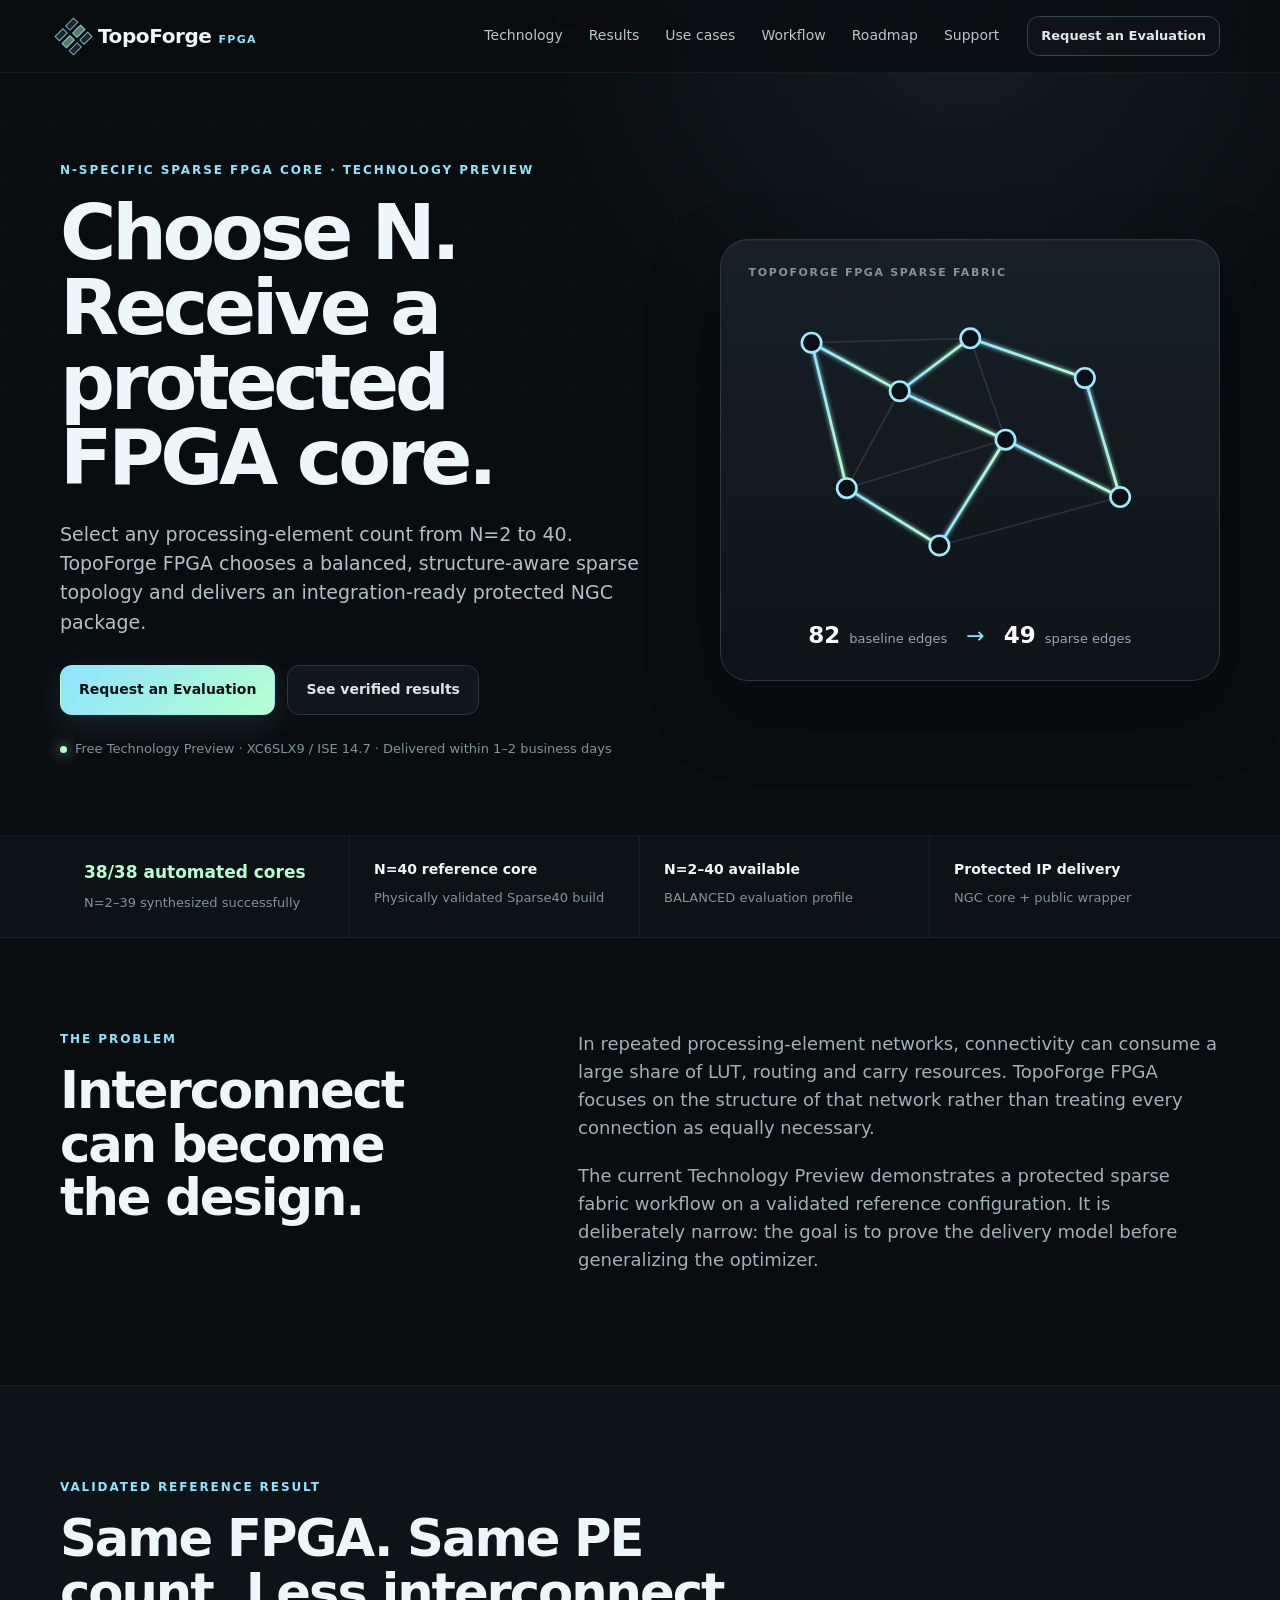
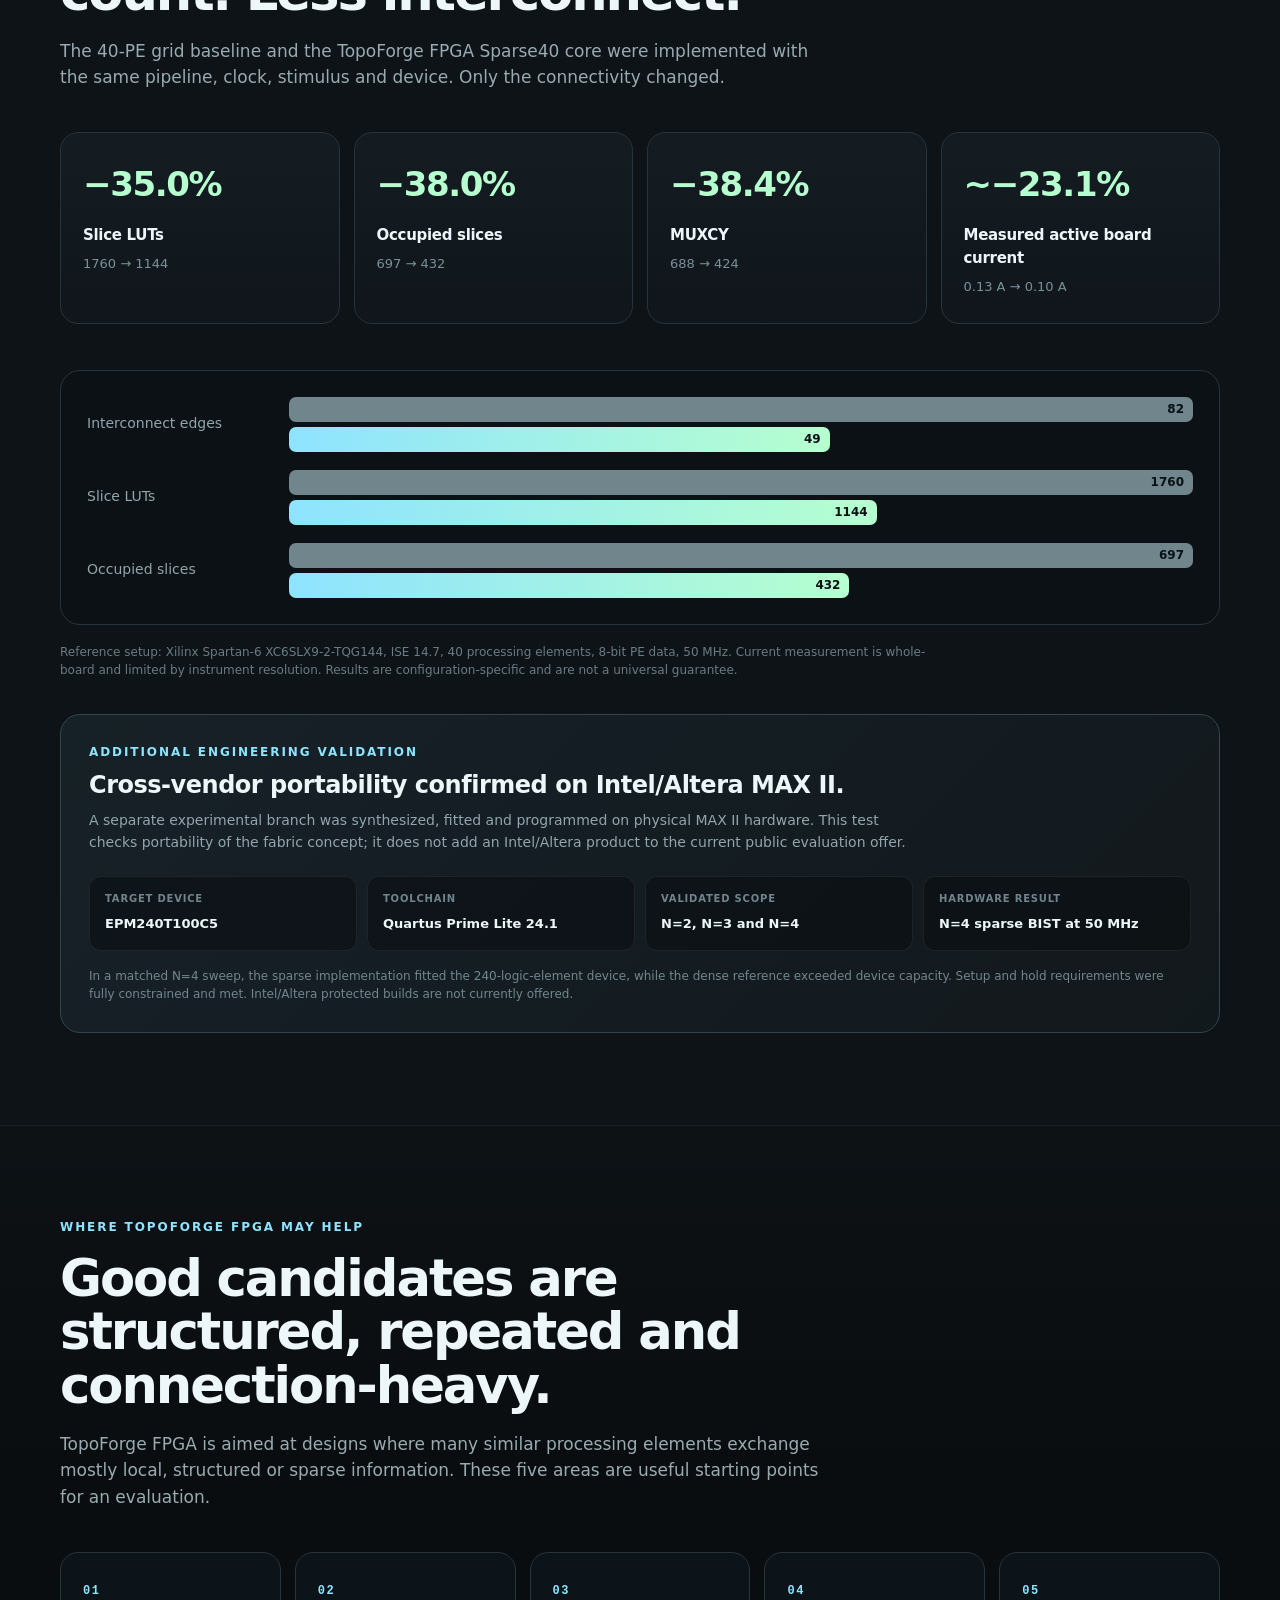
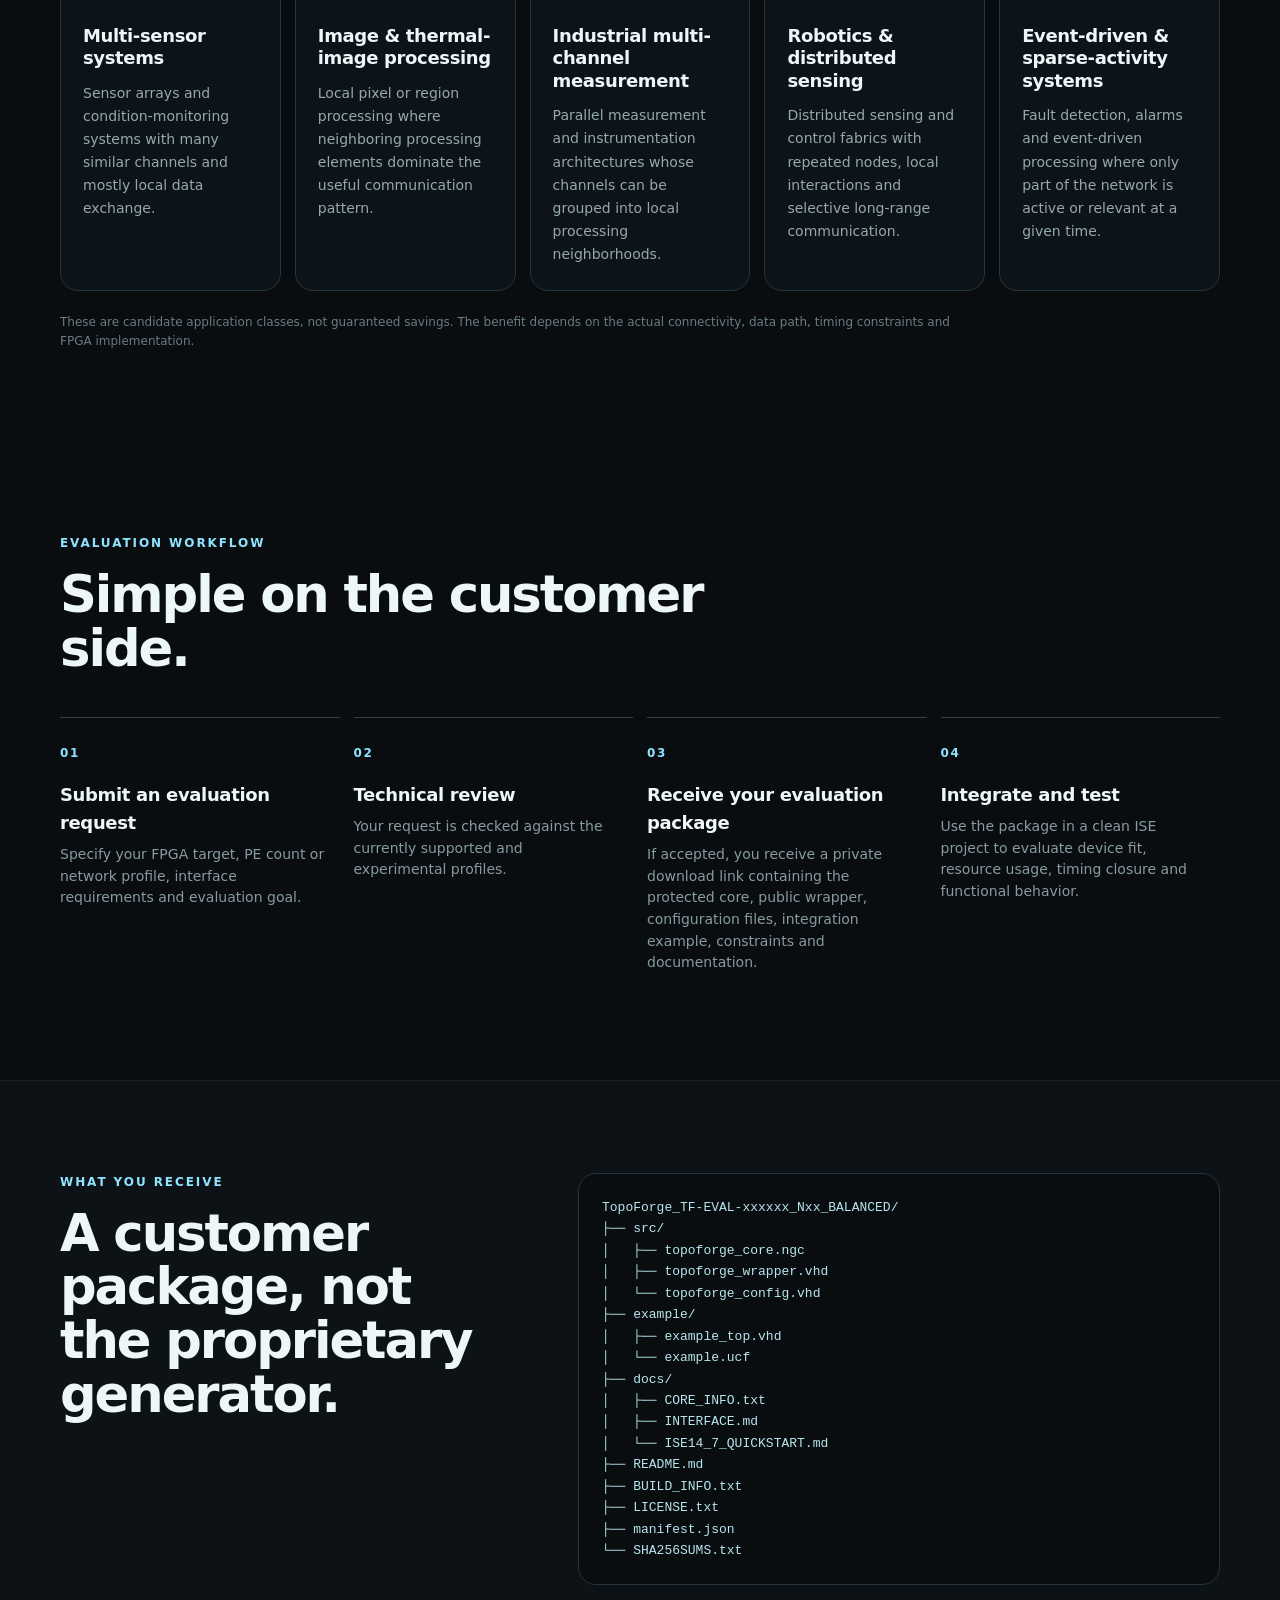
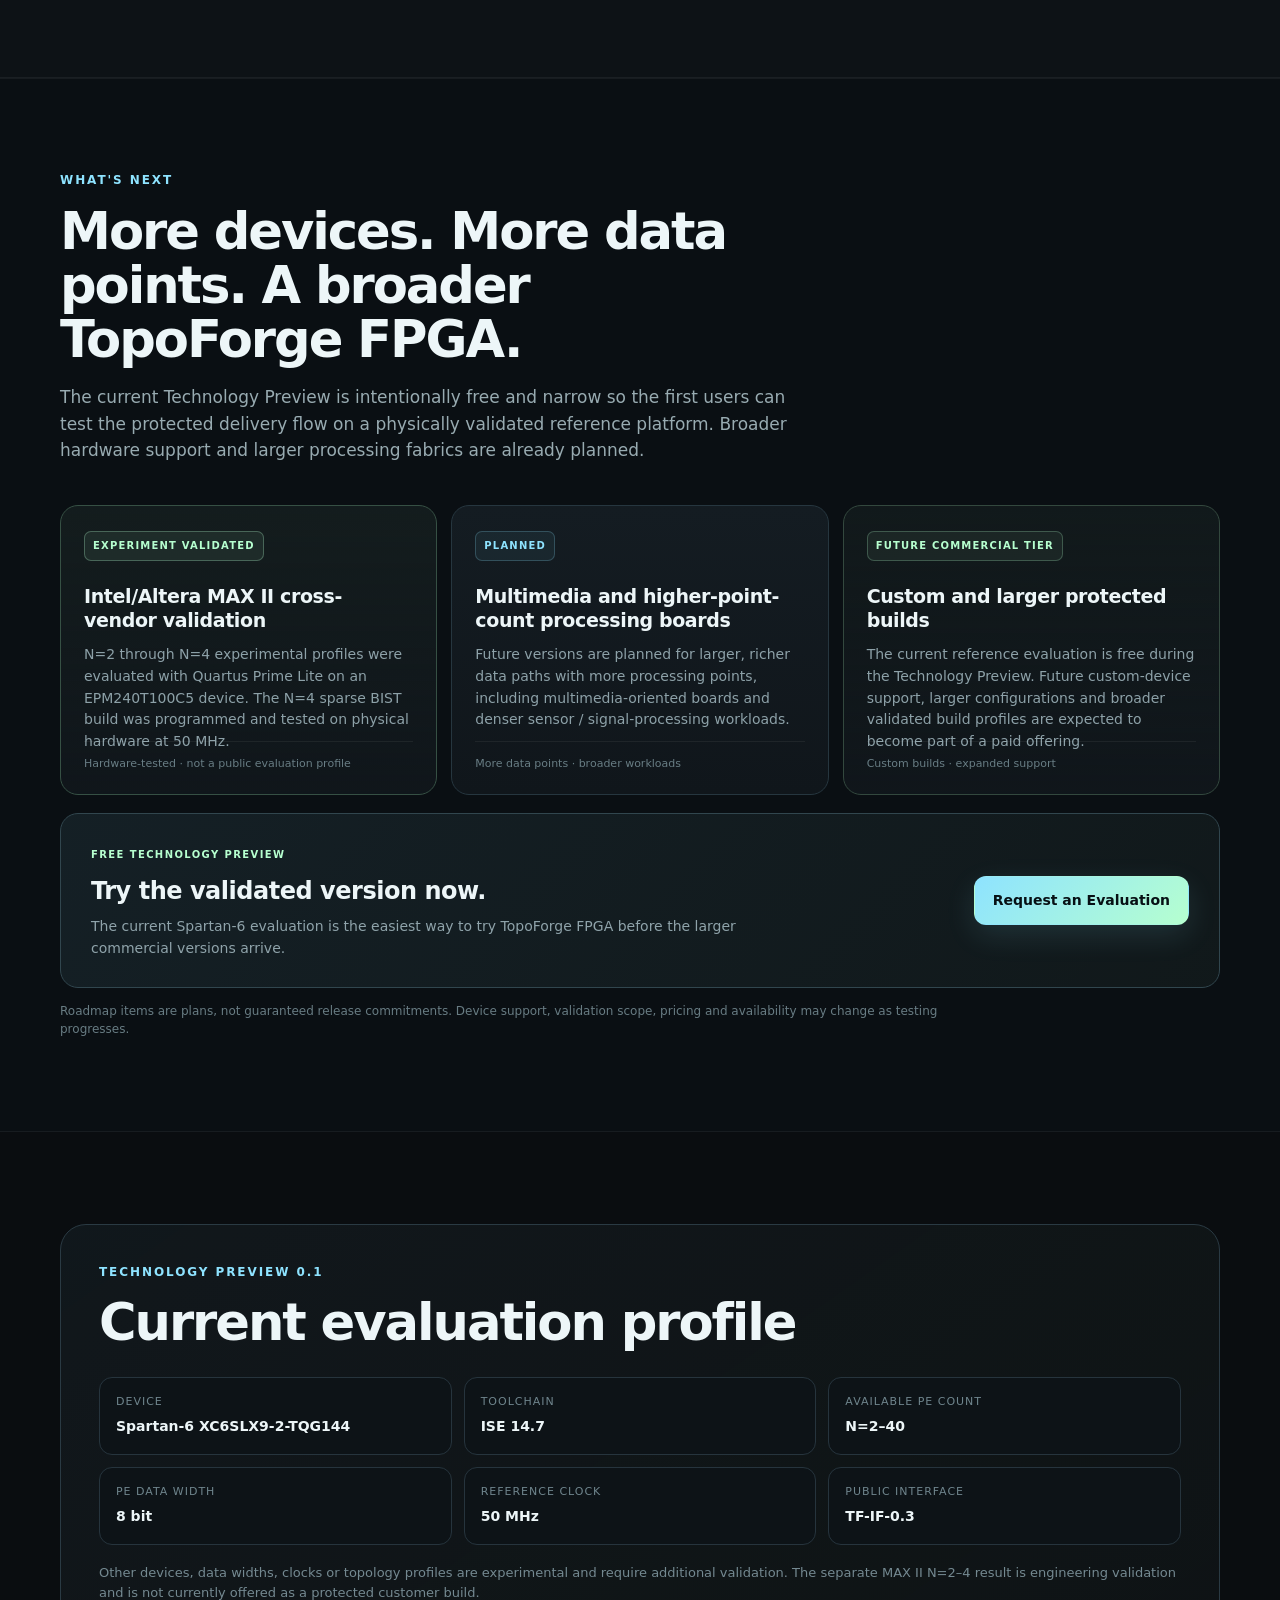
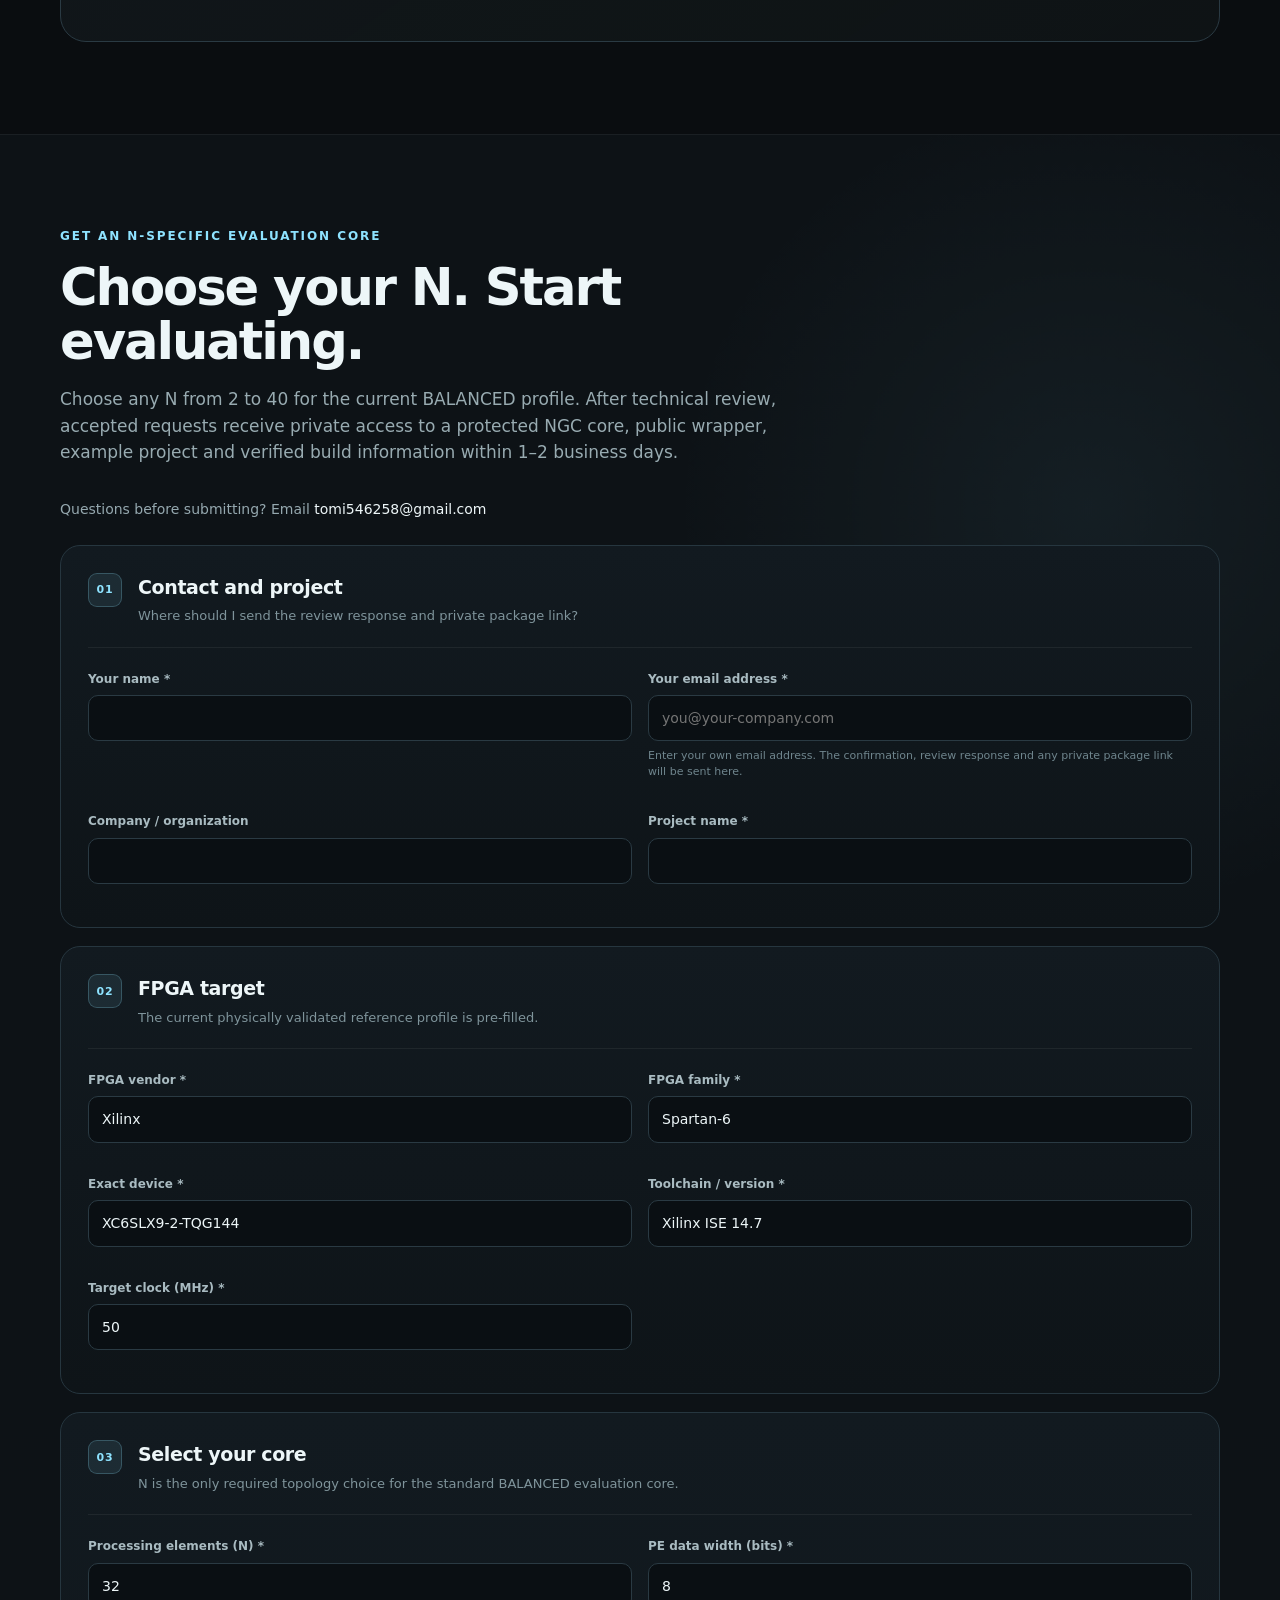
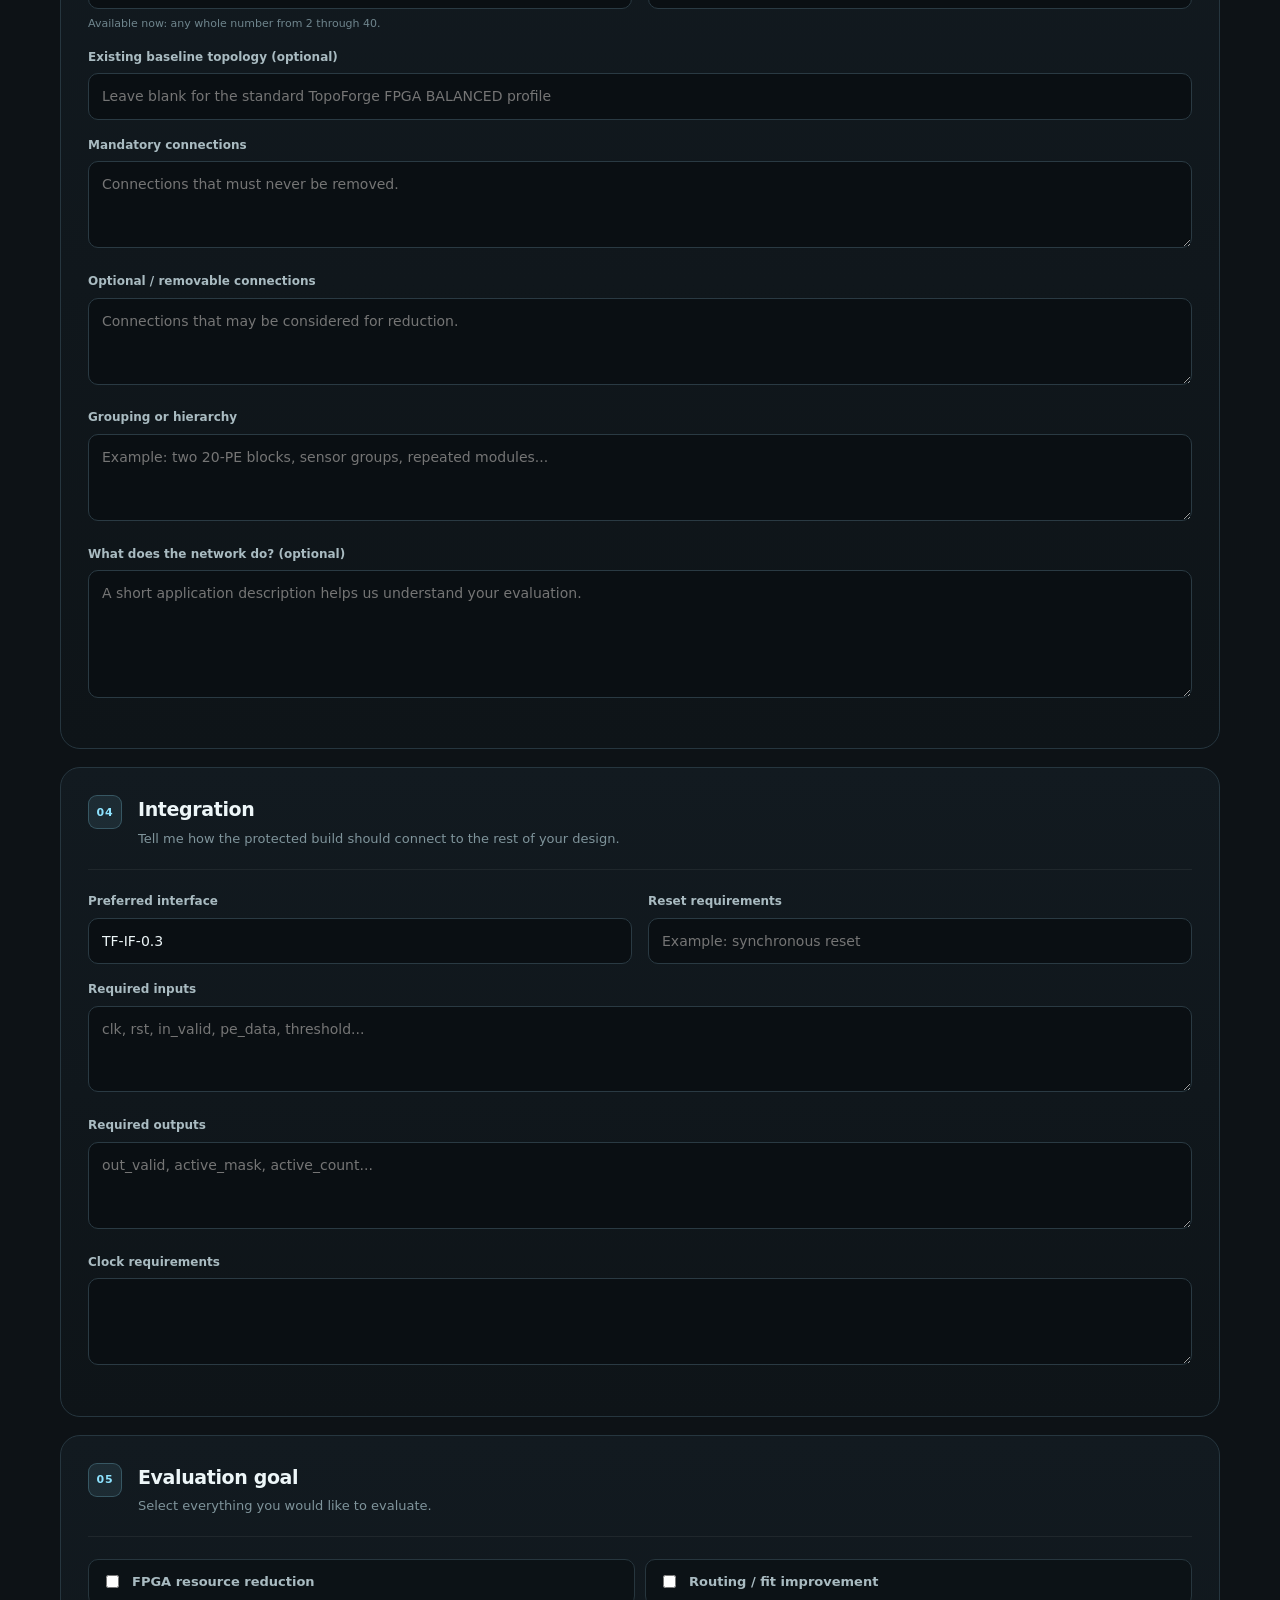
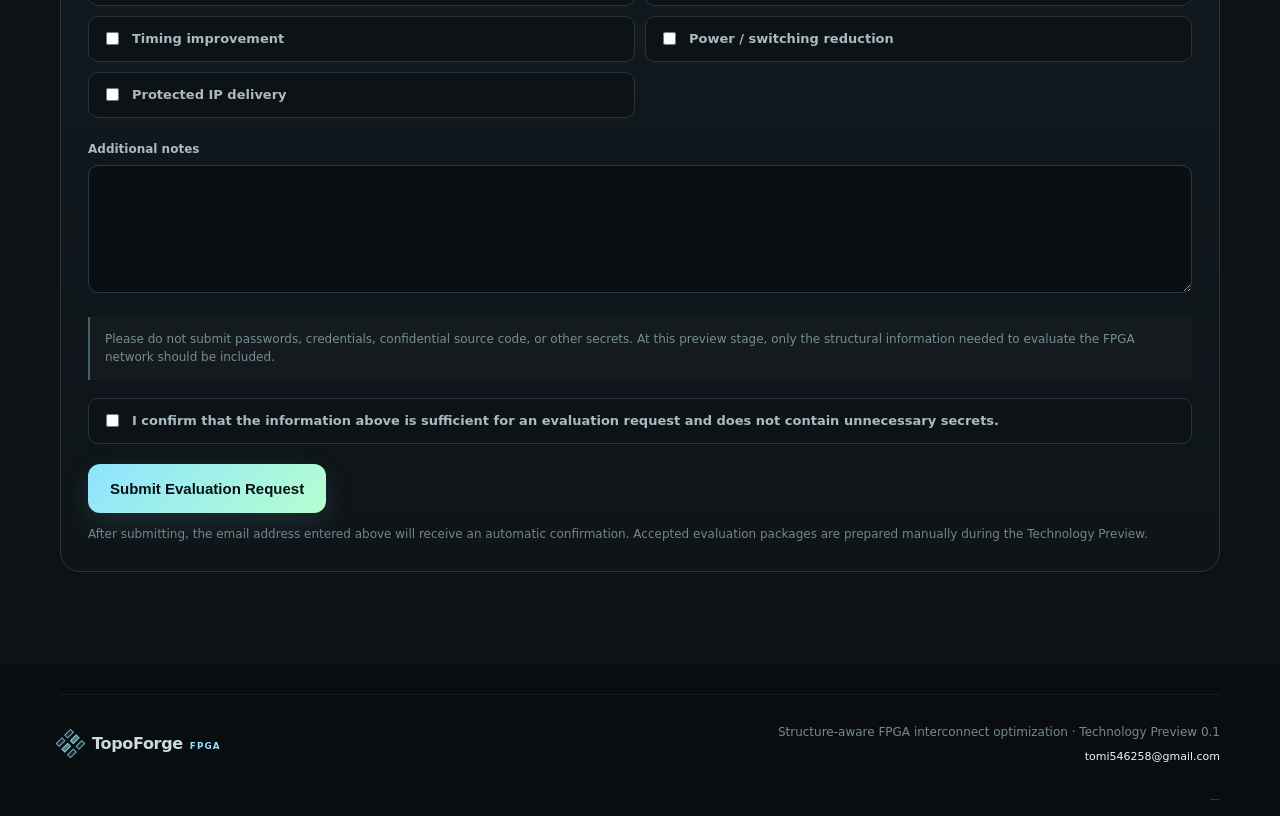
<file: index.html>
<!doctype html>
<html lang="en">
<head>
  <meta charset="utf-8">
  <meta name="viewport" content="width=device-width, initial-scale=1">
  <meta name="description" content="Choose N=2–40 and receive a protected, integration-ready TopoForge FPGA sparse-core evaluation package for Xilinx Spartan-6 and ISE 14.7.">
  <meta property="og:title" content="TopoForge FPGA — N-Specific Sparse Cores">
  <meta property="og:description" content="Choose N=2–40. Receive a protected NGC core, wrapper, example project and verified build information.">
  <meta property="og:type" content="website">
  <meta property="og:url" content="https://tomi546258-dev.github.io/topoforge-web/">
  <meta property="og:site_name" content="TopoForge FPGA">
  <meta name="twitter:card" content="summary">
  <meta name="twitter:title" content="TopoForge FPGA — N-Specific Sparse Cores">
  <meta name="twitter:description" content="Protected N-specific FPGA cores for Xilinx Spartan-6 and ISE 14.7.">
  <link rel="canonical" href="https://tomi546258-dev.github.io/topoforge-web/">
  <title>TopoForge FPGA — N-Specific Sparse Cores</title>
  <link rel="stylesheet" href="styles.css">
  <script type="application/ld+json">
  {
    "@context": "https://schema.org",
    "@type": "Product",
    "name": "TopoForge FPGA",
    "description": "N-specific protected sparse FPGA cores for structure-aware interconnect optimization.",
    "brand": {"@type": "Brand", "name": "TopoForge FPGA"},
    "url": "https://tomi546258-dev.github.io/topoforge-web/"
  }
  </script>
</head>
<body>
  <header class="site-header">
    <div class="wrap nav">
      <a class="brand" href="#top" aria-label="TopoForge FPGA home">
        <span class="brand-mark" aria-hidden="true">
          <i></i><i></i><i></i><i></i><i></i><i></i>
        </span>
        <span class="brand-name">TopoForge <small>FPGA</small></span>
      </a>
      <nav class="nav-links" aria-label="Primary">
        <a href="#technology">Technology</a>
        <a href="#results">Results</a>
        <a href="#use-cases">Use cases</a>
        <a href="#workflow">Workflow</a>
        <a href="#roadmap">Roadmap</a>
        <a href="#support">Support</a>
      </nav>
      <a class="btn btn-small btn-outline" href="#request">Request an Evaluation</a>
    </div>
  </header>

  <main id="top">
    <section class="hero">
      <div class="hero-grid-bg" aria-hidden="true"></div>
      <div class="wrap hero-layout">
        <div class="hero-copy">
          <div class="eyebrow">N-SPECIFIC SPARSE FPGA CORE · TECHNOLOGY PREVIEW</div>
          <h1>Choose N. Receive a protected FPGA core.</h1>
          <p class="hero-lead">
            Select any processing-element count from N=2 to 40. TopoForge FPGA chooses a balanced,
            structure-aware sparse topology and delivers an integration-ready protected NGC package.
          </p>
          <div class="hero-actions">
            <a class="btn btn-primary" href="#request">Request an Evaluation</a>
            <a class="btn btn-ghost" href="#results">See verified results</a>
          </div>
          <div class="hero-note">
            <span class="dot"></span>
            Free Technology Preview · XC6SLX9 / ISE 14.7 · Delivered within 1–2 business days
          </div>
        </div>

        <div class="network-card" aria-label="Illustrative sparse network diagram">
          <div class="network-label">TOPOFORGE FPGA SPARSE FABRIC</div>
          <svg viewBox="0 0 520 380" role="img" aria-label="Dense and sparse network comparison">
            <defs>
              <linearGradient id="g" x1="0" x2="1">
                <stop offset="0" stop-color="#8ee3ff"/>
                <stop offset="1" stop-color="#b6ffcf"/>
              </linearGradient>
              <filter id="glow">
                <feGaussianBlur stdDeviation="2.5" result="c"/>
                <feMerge><feMergeNode in="c"/><feMergeNode in="SourceGraphic"/></feMerge>
              </filter>
            </defs>

            <g class="dense" opacity=".23">
              <line x1="80" y1="70" x2="180" y2="125"/>
              <line x1="80" y1="70" x2="260" y2="65"/>
              <line x1="80" y1="70" x2="120" y2="235"/>
              <line x1="180" y1="125" x2="260" y2="65"/>
              <line x1="180" y1="125" x2="300" y2="180"/>
              <line x1="180" y1="125" x2="120" y2="235"/>
              <line x1="260" y1="65" x2="390" y2="110"/>
              <line x1="260" y1="65" x2="300" y2="180"/>
              <line x1="390" y1="110" x2="430" y2="245"/>
              <line x1="300" y1="180" x2="430" y2="245"/>
              <line x1="300" y1="180" x2="225" y2="300"/>
              <line x1="120" y1="235" x2="225" y2="300"/>
              <line x1="120" y1="235" x2="300" y2="180"/>
              <line x1="225" y1="300" x2="430" y2="245"/>
              <line x1="180" y1="125" x2="430" y2="245"/>
              <line x1="80" y1="70" x2="300" y2="180"/>
            </g>

            <g class="sparse" filter="url(#glow)">
              <line x1="80" y1="70" x2="180" y2="125"/>
              <line x1="180" y1="125" x2="260" y2="65"/>
              <line x1="260" y1="65" x2="390" y2="110"/>
              <line x1="390" y1="110" x2="430" y2="245"/>
              <line x1="430" y1="245" x2="300" y2="180"/>
              <line x1="300" y1="180" x2="225" y2="300"/>
              <line x1="225" y1="300" x2="120" y2="235"/>
              <line x1="120" y1="235" x2="80" y2="70"/>
              <line x1="180" y1="125" x2="300" y2="180"/>
            </g>

            <g class="nodes">
              <circle cx="80" cy="70" r="11"/>
              <circle cx="180" cy="125" r="11"/>
              <circle cx="260" cy="65" r="11"/>
              <circle cx="390" cy="110" r="11"/>
              <circle cx="430" cy="245" r="11"/>
              <circle cx="300" cy="180" r="11"/>
              <circle cx="225" cy="300" r="11"/>
              <circle cx="120" cy="235" r="11"/>
            </g>
          </svg>
          <div class="network-caption">
            <div><span>82</span> baseline edges</div>
            <div class="arrow">→</div>
            <div><span>49</span> sparse edges</div>
          </div>
        </div>
      </div>
    </section>

    <section class="strip">
      <div class="wrap strip-grid" aria-label="TopoForge FPGA evaluation proof">
        <div class="proof-primary"><strong>38/38 automated cores</strong><span>N=2–39 synthesized successfully</span></div>
        <div><strong>N=40 reference core</strong><span>Physically validated Sparse40 build</span></div>
        <div><strong>N=2–40 available</strong><span>BALANCED evaluation profile</span></div>
        <div><strong>Protected IP delivery</strong><span>NGC core + public wrapper</span></div>
      </div>
    </section>

    <section class="section" id="technology">
      <div class="wrap two-col">
        <div>
          <div class="eyebrow">THE PROBLEM</div>
          <h2>Interconnect can become the design.</h2>
        </div>
        <div class="prose">
          <p>
            In repeated processing-element networks, connectivity can consume a large share of LUT,
            routing and carry resources. TopoForge FPGA focuses on the structure of that network rather
            than treating every connection as equally necessary.
          </p>
          <p>
            The current Technology Preview demonstrates a protected sparse fabric workflow on a
            validated reference configuration. It is deliberately narrow: the goal is to prove the
            delivery model before generalizing the optimizer.
          </p>
        </div>
      </div>
    </section>

    <section class="section results-section" id="results">
      <div class="wrap">
        <div class="section-heading">
          <div class="eyebrow">VALIDATED REFERENCE RESULT</div>
          <h2>Same FPGA. Same PE count. Less interconnect.</h2>
          <p>
            The 40-PE grid baseline and the TopoForge FPGA Sparse40 core were implemented with the
            same pipeline, clock, stimulus and device. Only the connectivity changed.
          </p>
        </div>

        <div class="metric-grid">
          <article class="metric-card">
            <span class="metric-value">−35.0%</span>
            <h3>Slice LUTs</h3>
            <p>1760 → 1144</p>
          </article>
          <article class="metric-card">
            <span class="metric-value">−38.0%</span>
            <h3>Occupied slices</h3>
            <p>697 → 432</p>
          </article>
          <article class="metric-card">
            <span class="metric-value">−38.4%</span>
            <h3>MUXCY</h3>
            <p>688 → 424</p>
          </article>
          <article class="metric-card">
            <span class="metric-value">~−23.1%</span>
            <h3>Measured active board current</h3>
            <p>0.13 A → 0.10 A</p>
          </article>
        </div>

        <div class="benchmark">
          <div class="bench-row">
            <span>Interconnect edges</span>
            <div class="bars">
              <div class="bar bar-base" style="--w:100%"><b>82</b></div>
              <div class="bar bar-sparse" style="--w:59.8%"><b>49</b></div>
            </div>
          </div>
          <div class="bench-row">
            <span>Slice LUTs</span>
            <div class="bars">
              <div class="bar bar-base" style="--w:100%"><b>1760</b></div>
              <div class="bar bar-sparse" style="--w:65%"><b>1144</b></div>
            </div>
          </div>
          <div class="bench-row">
            <span>Occupied slices</span>
            <div class="bars">
              <div class="bar bar-base" style="--w:100%"><b>697</b></div>
              <div class="bar bar-sparse" style="--w:62%"><b>432</b></div>
            </div>
          </div>
        </div>

        <p class="fine-print">
          Reference setup: Xilinx Spartan-6 XC6SLX9-2-TQG144, ISE 14.7, 40 processing elements,
          8-bit PE data, 50 MHz. Current measurement is whole-board and limited by instrument
          resolution. Results are configuration-specific and are not a universal guarantee.
        </p>

        <aside class="cross-validation" aria-labelledby="cross-validation-title">
          <div class="cross-validation-copy">
            <div class="eyebrow">ADDITIONAL ENGINEERING VALIDATION</div>
            <h3 id="cross-validation-title">Cross-vendor portability confirmed on Intel/Altera MAX II.</h3>
            <p>
              A separate experimental branch was synthesized, fitted and programmed on physical
              MAX II hardware. This test checks portability of the fabric concept; it does not add
              an Intel/Altera product to the current public evaluation offer.
            </p>
          </div>

          <div class="cross-validation-grid">
            <div><span>Target device</span><strong>EPM240T100C5</strong></div>
            <div><span>Toolchain</span><strong>Quartus Prime Lite 24.1</strong></div>
            <div><span>Validated scope</span><strong>N=2, N=3 and N=4</strong></div>
            <div><span>Hardware result</span><strong>N=4 sparse BIST at 50 MHz</strong></div>
          </div>

          <p class="cross-validation-note">
            In a matched N=4 sweep, the sparse implementation fitted the 240-logic-element device,
            while the dense reference exceeded device capacity. Setup and hold requirements were
            fully constrained and met. Intel/Altera protected builds are not currently offered.
          </p>
        </aside>
      </div>
    </section>

    <section class="section use-cases-section" id="use-cases">
      <div class="wrap">
        <div class="section-heading">
          <div class="eyebrow">WHERE TOPOFORGE FPGA MAY HELP</div>
          <h2>Good candidates are structured, repeated and connection-heavy.</h2>
          <p>
            TopoForge FPGA is aimed at designs where many similar processing elements exchange
            mostly local, structured or sparse information. These five areas are useful starting
            points for an evaluation.
          </p>
        </div>

        <div class="use-case-grid">
          <article class="use-case-card">
            <span class="use-case-no">01</span>
            <h3>Multi-sensor systems</h3>
            <p>Sensor arrays and condition-monitoring systems with many similar channels and mostly local data exchange.</p>
          </article>
          <article class="use-case-card">
            <span class="use-case-no">02</span>
            <h3>Image &amp; thermal-image processing</h3>
            <p>Local pixel or region processing where neighboring processing elements dominate the useful communication pattern.</p>
          </article>
          <article class="use-case-card">
            <span class="use-case-no">03</span>
            <h3>Industrial multi-channel measurement</h3>
            <p>Parallel measurement and instrumentation architectures whose channels can be grouped into local processing neighborhoods.</p>
          </article>
          <article class="use-case-card">
            <span class="use-case-no">04</span>
            <h3>Robotics &amp; distributed sensing</h3>
            <p>Distributed sensing and control fabrics with repeated nodes, local interactions and selective long-range communication.</p>
          </article>
          <article class="use-case-card">
            <span class="use-case-no">05</span>
            <h3>Event-driven &amp; sparse-activity systems</h3>
            <p>Fault detection, alarms and event-driven processing where only part of the network is active or relevant at a given time.</p>
          </article>
        </div>

        <p class="fine-print use-case-note">
          These are candidate application classes, not guaranteed savings. The benefit depends on the
          actual connectivity, data path, timing constraints and FPGA implementation.
        </p>
      </div>
    </section>

    <section class="section" id="workflow">
      <div class="wrap">
        <div class="section-heading">
          <div class="eyebrow">EVALUATION WORKFLOW</div>
          <h2>Simple on the customer side.</h2>
        </div>

        <div class="steps">
          <article class="step">
            <span class="step-no">01</span>
            <h3>Submit an evaluation request</h3>
            <p>Specify your FPGA target, PE count or network profile, interface requirements and evaluation goal.</p>
          </article>
          <article class="step">
            <span class="step-no">02</span>
            <h3>Technical review</h3>
            <p>Your request is checked against the currently supported and experimental profiles.</p>
          </article>
          <article class="step">
            <span class="step-no">03</span>
            <h3>Receive your evaluation package</h3>
            <p>If accepted, you receive a private download link containing the protected core, public wrapper, configuration files, integration example, constraints and documentation.</p>
          </article>
          <article class="step">
            <span class="step-no">04</span>
            <h3>Integrate and test</h3>
            <p>Use the package in a clean ISE project to evaluate device fit, resource usage, timing closure and functional behavior.</p>
          </article>
        </div>
      </div>
    </section>

    <section class="section delivery-section">
      <div class="wrap two-col">
        <div>
          <div class="eyebrow">WHAT YOU RECEIVE</div>
          <h2>A customer package, not the proprietary generator.</h2>
        </div>
        <div class="code-card">
<pre>TopoForge_TF-EVAL-xxxxxx_Nxx_BALANCED/
├── src/
│   ├── topoforge_core.ngc
│   ├── topoforge_wrapper.vhd
│   └── topoforge_config.vhd
├── example/
│   ├── example_top.vhd
│   └── example.ucf
├── docs/
│   ├── CORE_INFO.txt
│   ├── INTERFACE.md
│   └── ISE14_7_QUICKSTART.md
├── README.md
├── BUILD_INFO.txt
├── LICENSE.txt
├── manifest.json
└── SHA256SUMS.txt</pre>
        </div>
      </div>
    </section>

    <section class="section roadmap-section" id="roadmap">
      <div class="wrap">
        <div class="section-heading">
          <div class="eyebrow">WHAT'S NEXT</div>
          <h2>More devices. More data points. A broader TopoForge FPGA.</h2>
          <p>
            The current Technology Preview is intentionally free and narrow so the first users can
            test the protected delivery flow on a physically validated reference platform.
            Broader hardware support and larger processing fabrics are already planned.
          </p>
        </div>

        <div class="roadmap-grid">
          <article class="roadmap-card roadmap-card-validated">
            <div class="roadmap-status">EXPERIMENT VALIDATED</div>
            <h3>Intel/Altera MAX II cross-vendor validation</h3>
            <p>
              N=2 through N=4 experimental profiles were evaluated with Quartus Prime Lite on an
              EPM240T100C5 device. The N=4 sparse BIST build was programmed and tested on physical
              hardware at 50 MHz.
            </p>
            <div class="roadmap-meta">Hardware-tested · not a public evaluation profile</div>
          </article>

          <article class="roadmap-card">
            <div class="roadmap-status">PLANNED</div>
            <h3>Multimedia and higher-point-count processing boards</h3>
            <p>
              Future versions are planned for larger, richer data paths with more processing
              points, including multimedia-oriented boards and denser sensor / signal-processing
              workloads.
            </p>
            <div class="roadmap-meta">More data points · broader workloads</div>
          </article>

          <article class="roadmap-card roadmap-card-paid">
            <div class="roadmap-status">FUTURE COMMERCIAL TIER</div>
            <h3>Custom and larger protected builds</h3>
            <p>
              The current reference evaluation is free during the Technology Preview.
              Future custom-device support, larger configurations and broader validated build
              profiles are expected to become part of a paid offering.
            </p>
            <div class="roadmap-meta">Custom builds · expanded support</div>
          </article>
        </div>

        <div class="free-preview-callout">
          <div>
            <span class="free-tag">FREE TECHNOLOGY PREVIEW</span>
            <h3>Try the validated version now.</h3>
            <p>
              The current Spartan-6 evaluation is the easiest way to try TopoForge FPGA before the
              larger commercial versions arrive.
            </p>
          </div>
          <a class="btn btn-primary" href="#request">Request an Evaluation</a>
        </div>

        <p class="fine-print roadmap-disclaimer">
          Roadmap items are plans, not guaranteed release commitments. Device support,
          validation scope, pricing and availability may change as testing progresses.
        </p>
      </div>
    </section>

    <section class="section" id="support">
      <div class="wrap support-card">
        <div>
          <div class="eyebrow">TECHNOLOGY PREVIEW 0.1</div>
          <h2>Current evaluation profile</h2>
        </div>
        <div class="profile-grid">
          <div><span>Device</span><strong>Spartan-6 XC6SLX9-2-TQG144</strong></div>
          <div><span>Toolchain</span><strong>ISE 14.7</strong></div>
          <div><span>Available PE count</span><strong>N=2–40</strong></div>
          <div><span>PE data width</span><strong>8 bit</strong></div>
          <div><span>Reference clock</span><strong>50 MHz</strong></div>
          <div><span>Public interface</span><strong>TF-IF-0.3</strong></div>
        </div>
        <p class="support-note">
          Other devices, data widths, clocks or topology profiles are experimental and require additional validation.
          The separate MAX II N=2–4 result is engineering validation and is not currently offered
          as a protected customer build.
        </p>
      </div>
    </section>

    <section class="section request-section" id="request">
      <div class="wrap">
        <div class="section-heading">
          <div class="eyebrow">GET AN N-SPECIFIC EVALUATION CORE</div>
          <h2>Choose your N. Start evaluating.</h2>
          <p>
            Choose any N from 2 to 40 for the current BALANCED profile. After technical review,
            accepted requests receive private access to a protected NGC core, public wrapper,
            example project and verified build information within 1–2 business days.
          </p>
        </div>

        <div class="contact-line">
          Questions before submitting? Email <a href="mailto:tomi546258@gmail.com">tomi546258@gmail.com</a>
        </div>

        <form
          class="request-form"
          action="https://formsubmit.co/tomi546258@gmail.com"
          method="POST"
        >
          <input type="hidden" name="_url" value="https://tomi546258-dev.github.io/topoforge-web/">
          <input type="hidden" name="_next" value="https://tomi546258-dev.github.io/topoforge-web/thanks.html">
          <input type="hidden" name="_subject" value="New TopoForge FPGA Evaluation Request">
          <input type="hidden" name="_template" value="table">
          <input
            type="hidden"
            name="_autoresponse"
            value="Thank you for your TopoForge FPGA evaluation request. Your request has been received and will be reviewed. If accepted, I will send a private download link to your evaluation package within 1–2 business days. If I need any clarification, I will contact you at this email address."
          >
          
          <div class="form-card">
            <div class="form-section-title">
              <span>01</span>
              <div>
                <h3>Contact and project</h3>
                <p>Where should I send the review response and private package link?</p>
              </div>
            </div>

            <div class="form-grid two">
              <label>
                <span>Your name *</span>
                <input type="text" name="Name" required autocomplete="name">
              </label>

              <label>
                <span>Your email address *</span>
                <input
                  type="email"
                  name="email"
                  required
                  autocomplete="email"
                  placeholder="you@your-company.com"
                >
                <small class="field-help">
                  Enter your own email address. The confirmation, review response and any private package link will be sent here.
                </small>
              </label>

              <label>
                <span>Company / organization</span>
                <input type="text" name="Company" autocomplete="organization">
              </label>

              <label>
                <span>Project name *</span>
                <input type="text" name="Project name" required>
              </label>
            </div>
          </div>

          <div class="form-card">
            <div class="form-section-title">
              <span>02</span>
              <div>
                <h3>FPGA target</h3>
                <p>The current physically validated reference profile is pre-filled.</p>
              </div>
            </div>

            <div class="form-grid two">
              <label>
                <span>FPGA vendor *</span>
                <input type="text" name="FPGA vendor" value="Xilinx" required>
              </label>

              <label>
                <span>FPGA family *</span>
                <input type="text" name="FPGA family" value="Spartan-6" required>
              </label>

              <label>
                <span>Exact device *</span>
                <input type="text" name="Exact FPGA device" value="XC6SLX9-2-TQG144" required>
              </label>

              <label>
                <span>Toolchain / version *</span>
                <input type="text" name="Toolchain" value="Xilinx ISE 14.7" required>
              </label>

              <label>
                <span>Target clock (MHz) *</span>
                <input type="number" name="Target clock MHz" value="50" min="1" step="0.1" required>
              </label>
            </div>
          </div>

          <div class="form-card">
            <div class="form-section-title">
              <span>03</span>
              <div>
                <h3>Select your core</h3>
                <p>N is the only required topology choice for the standard BALANCED evaluation core.</p>
              </div>
            </div>

            <div class="form-grid two">
              <label>
                <span>Processing elements (N) *</span>
                <input type="number" name="PE count" value="32" min="2" max="40" required>
                <small class="field-help">Available now: any whole number from 2 through 40.</small>
              </label>

              <label>
                <span>PE data width (bits) *</span>
                <input type="number" name="PE data width bits" value="8" min="1" required>
              </label>
            </div>

            <label>
              <span>Existing baseline topology (optional)</span>
              <input
                type="text"
                name="Baseline topology"
                placeholder="Leave blank for the standard TopoForge FPGA BALANCED profile"
              >
            </label>

            <label>
              <span>Mandatory connections</span>
              <textarea
                name="Mandatory connections"
                rows="3"
                placeholder="Connections that must never be removed."
              ></textarea>
            </label>

            <label>
              <span>Optional / removable connections</span>
              <textarea
                name="Optional removable connections"
                rows="3"
                placeholder="Connections that may be considered for reduction."
              ></textarea>
            </label>

            <label>
              <span>Grouping or hierarchy</span>
              <textarea
                name="Grouping or hierarchy"
                rows="3"
                placeholder="Example: two 20-PE blocks, sensor groups, repeated modules..."
              ></textarea>
            </label>

            <label>
              <span>What does the network do? (optional)</span>
              <textarea
                name="Network description"
                rows="5"
                placeholder="A short application description helps us understand your evaluation."
              ></textarea>
            </label>
          </div>

          <div class="form-card">
            <div class="form-section-title">
              <span>04</span>
              <div>
                <h3>Integration</h3>
                <p>Tell me how the protected build should connect to the rest of your design.</p>
              </div>
            </div>

            <div class="form-grid two">
              <label>
                <span>Preferred interface</span>
                <input type="text" name="Preferred interface" value="TF-IF-0.3">
              </label>

              <label>
                <span>Reset requirements</span>
                <input type="text" name="Reset requirements" placeholder="Example: synchronous reset">
              </label>
            </div>

            <label>
              <span>Required inputs</span>
              <textarea name="Required inputs" rows="3" placeholder="clk, rst, in_valid, pe_data, threshold..."></textarea>
            </label>

            <label>
              <span>Required outputs</span>
              <textarea name="Required outputs" rows="3" placeholder="out_valid, active_mask, active_count..."></textarea>
            </label>

            <label>
              <span>Clock requirements</span>
              <textarea name="Clock requirements" rows="3"></textarea>
            </label>
          </div>

          <div class="form-card">
            <div class="form-section-title">
              <span>05</span>
              <div>
                <h3>Evaluation goal</h3>
                <p>Select everything you would like to evaluate.</p>
              </div>
            </div>

            <div class="check-grid">
              <label class="check"><input type="checkbox" name="Goal - FPGA resource reduction" value="Yes"><span>FPGA resource reduction</span></label>
              <label class="check"><input type="checkbox" name="Goal - Routing fit improvement" value="Yes"><span>Routing / fit improvement</span></label>
              <label class="check"><input type="checkbox" name="Goal - Timing improvement" value="Yes"><span>Timing improvement</span></label>
              <label class="check"><input type="checkbox" name="Goal - Power switching reduction" value="Yes"><span>Power / switching reduction</span></label>
              <label class="check"><input type="checkbox" name="Goal - Protected IP delivery" value="Yes"><span>Protected IP delivery</span></label>
            </div>

            <label>
              <span>Additional notes</span>
              <textarea name="Additional notes" rows="5"></textarea>
            </label>

            <div class="privacy-note">
              Please do not submit passwords, credentials, confidential source code, or other secrets.
              At this preview stage, only the structural information needed to evaluate the FPGA network
              should be included.
            </div>

            <label class="check consent">
              <input type="checkbox" name="Request confirmation" value="Confirmed" required>
              <span>I confirm that the information above is sufficient for an evaluation request and does not contain unnecessary secrets.</span>
            </label>

            <button class="btn btn-primary btn-large submit-btn" type="submit">
              Submit Evaluation Request
            </button>

            <p class="form-footnote">
              After submitting, the email address entered above will receive an automatic confirmation.
              Accepted evaluation packages are prepared manually during the Technology Preview.
            </p>
          </div>
        </form>
      </div>
    </section>
  </main>

  <footer class="footer">
    <div class="wrap footer-row">
      <div class="brand footer-brand">
        <span class="brand-mark" aria-hidden="true"><i></i><i></i><i></i><i></i><i></i><i></i></span>
        <span class="brand-name">TopoForge <small>FPGA</small></span>
      </div>
      <div class="footer-copy">
        <span>Structure-aware FPGA interconnect optimization · Technology Preview 0.1</span>
        <span class="footer-meta">
          <a href="mailto:tomi546258@gmail.com">tomi546258@gmail.com</a>
        </span>
      </div>
    </div>
    <span id="visitor-count" class="visitor-corner" aria-label="Site visit count">—</span>
  </footer>
    <script>
    (function () {
      const target = document.getElementById('visitor-count');
      if (!target) return;

      const endpoint = 'https://topoforge.goatcounter.com/counter/TOTAL.json';

      fetch(endpoint, { cache: 'no-store' })
        .then(function (response) {
          if (!response.ok) throw new Error('GoatCounter HTTP ' + response.status);
          return response.json();
        })
        .then(function (data) {
          target.textContent = data && data.count ? data.count : '—';
        })
        .catch(function () {
          target.textContent = '—';
        });
    })();
  </script>
  <script data-goatcounter="https://topoforge.goatcounter.com/count"
          async src="https://gc.zgo.at/count.js"></script>
</body>
</html>
</file>
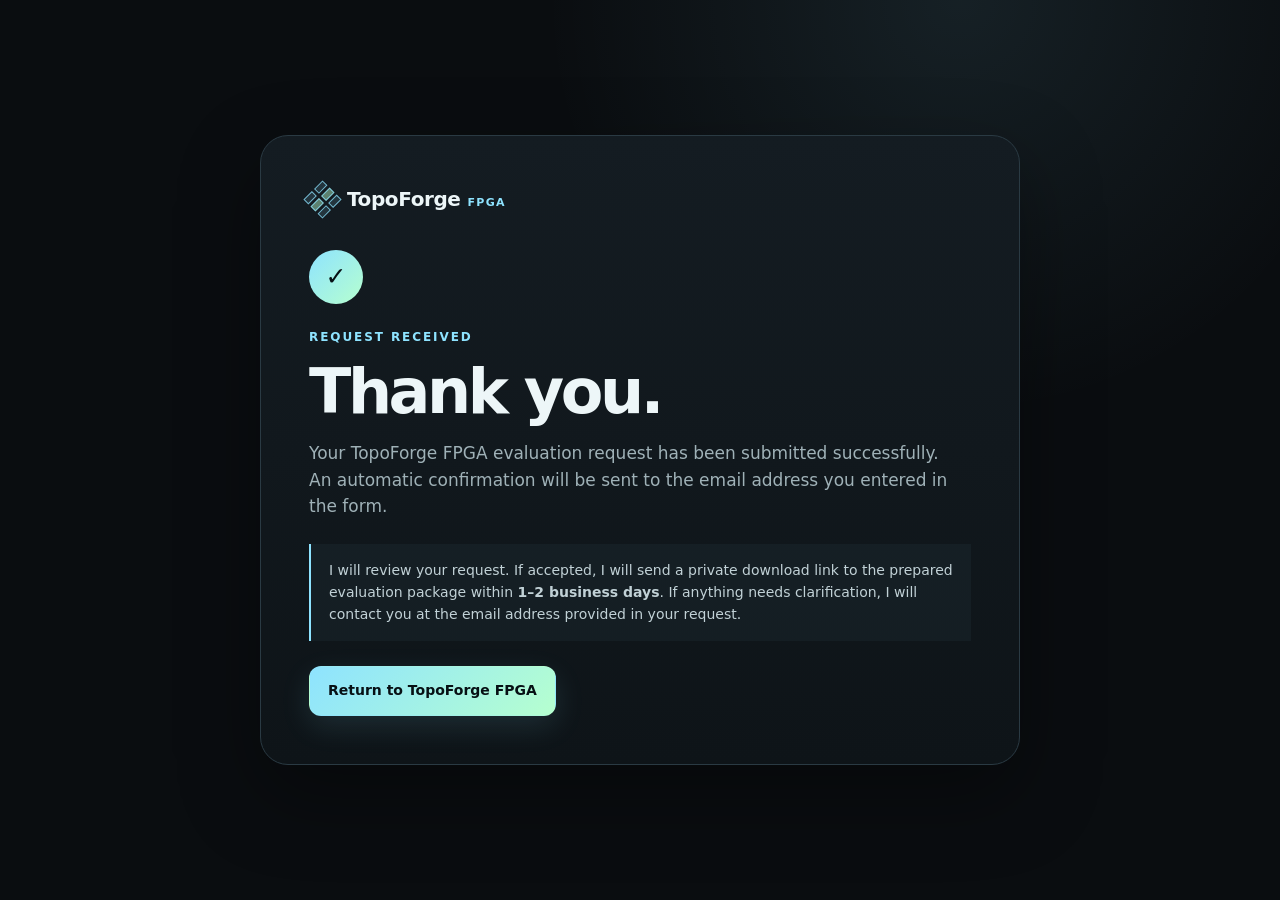
<file: thanks.html>
<!doctype html>
<html lang="en">
<head>
  <meta charset="utf-8">
  <meta name="viewport" content="width=device-width, initial-scale=1">
  <meta name="robots" content="noindex,nofollow">
  <title>Request received — TopoForge FPGA</title>
  <link rel="stylesheet" href="styles.css">
  <style>
    .thanks-page{min-height:100vh;display:grid;place-items:center;padding:40px 0;background:radial-gradient(circle at 75% 0%,rgba(142,227,255,.09),transparent 26rem),#0a0d10}
    .thanks-card{width:min(calc(100% - 32px),760px);border:1px solid #2a3a43;border-radius:28px;padding:48px;background:linear-gradient(180deg,#141c22,#0e1418);box-shadow:0 30px 80px rgba(0,0,0,.34)}
    .thanks-icon{width:54px;height:54px;border-radius:50%;display:grid;place-items:center;margin-bottom:24px;color:#071014;font-weight:900;font-size:25px;background:linear-gradient(135deg,#8ee3ff,#b6ffcf)}
    .thanks-card h1{font-size:clamp(38px,6vw,62px);margin-bottom:18px}
    .thanks-card p{color:#9fb1b7;font-size:17px;max-width:650px}
    .detail{margin:25px 0;padding:16px 18px;border-left:2px solid #8ee3ff;background:rgba(142,227,255,.04);color:#c1d1d6;font-size:14px}
    .thanks-card .brand{margin-bottom:35px}
  </style>
</head>
<body>
  <main class="thanks-page">
    <section class="thanks-card">
      <a class="brand" href="https://tomi546258-dev.github.io/topoforge-web/">
        <span class="brand-mark" aria-hidden="true"><i></i><i></i><i></i><i></i><i></i><i></i></span>
        <span class="brand-name">TopoForge <small>FPGA</small></span>
      </a>
      <div class="thanks-icon">✓</div>
      <div class="eyebrow">REQUEST RECEIVED</div>
      <h1>Thank you.</h1>
      <p>Your TopoForge FPGA evaluation request has been submitted successfully. An automatic confirmation will be sent to the email address you entered in the form.</p>
      <div class="detail">I will review your request. If accepted, I will send a private download link to the prepared evaluation package within <strong>1–2 business days</strong>. If anything needs clarification, I will contact you at the email address provided in your request.</div>
      <a class="btn btn-primary" href="https://tomi546258-dev.github.io/topoforge-web/">Return to TopoForge FPGA</a>
    </section>
  </main>
  <script data-goatcounter="https://topoforge.goatcounter.com/count"
          async src="https://gc.zgo.at/count.js"></script>
</body>
</html>
</file>
<file: styles.css>
:root{
  --bg:#0a0d10;
  --bg2:#0e1318;
  --panel:#121920;
  --panel2:#161f27;
  --text:#edf6f8;
  --muted:#95a8af;
  --line:#26343d;
  --accent:#8ee3ff;
  --accent2:#b6ffcf;
  --cyan:#8ee3ff;
  --max:1160px;
  --radius:22px;
}
*{box-sizing:border-box}
html{scroll-behavior:smooth}
body{
  margin:0;
  font-family:Inter,ui-sans-serif,system-ui,-apple-system,BlinkMacSystemFont,"Segoe UI",sans-serif;
  color:var(--text);
  background:
    radial-gradient(circle at 75% 0%,rgba(142,227,255,.08),transparent 26rem),
    var(--bg);
  line-height:1.55;
}
a{color:inherit;text-decoration:none}
.wrap{width:min(calc(100% - 40px),var(--max));margin:0 auto}
.site-header{
  position:sticky;top:0;z-index:30;
  background:rgba(10,13,16,.82);
  backdrop-filter:blur(16px);
  border-bottom:1px solid rgba(255,255,255,.06)
}
.nav{height:72px;display:flex;align-items:center;gap:28px}
.brand{display:flex;align-items:center;gap:11px;font-weight:800;letter-spacing:-.02em;font-size:20px}
.brand-name{display:inline-flex;align-items:baseline;gap:7px;white-space:nowrap}
.brand-name small{color:var(--accent);font-size:.55em;font-weight:850;letter-spacing:.12em}
.brand-mark{position:relative;width:27px;height:27px;display:grid;grid-template-columns:repeat(3,1fr);gap:3px;transform:rotate(45deg)}
.brand-mark i{display:block;border:1px solid rgba(142,227,255,.75);background:rgba(142,227,255,.13)}
.brand-mark i:nth-child(2),.brand-mark i:nth-child(5){background:rgba(182,255,207,.45)}
.nav-links{display:flex;gap:26px;margin-left:auto;color:#b8c7cc;font-size:14px}
.nav-links a:hover{color:#fff}
.btn{
  display:inline-flex;align-items:center;justify-content:center;
  border-radius:12px;padding:13px 18px;font-weight:750;font-size:14px;
  border:1px solid transparent;transition:.18s ease
}
.btn:hover{transform:translateY(-1px)}
.btn-primary{
  background:linear-gradient(135deg,var(--accent),var(--accent2));
  color:#071014;box-shadow:0 10px 30px rgba(142,227,255,.12)
}
.btn-outline{border-color:#334651;color:#dce9ed;background:rgba(255,255,255,.02)}
.btn-ghost{border-color:#283740;background:#11171c;color:#d8e5e9}
.btn-small{padding:9px 13px;font-size:13px}
.btn-large{padding:16px 22px;font-size:15px;white-space:nowrap}
.hero{position:relative;overflow:hidden;padding:88px 0 76px;border-bottom:1px solid rgba(255,255,255,.05)}
.hero-grid-bg{
  position:absolute;inset:0;opacity:.13;pointer-events:none;
  background-image:linear-gradient(rgba(255,255,255,.06) 1px,transparent 1px),linear-gradient(90deg,rgba(255,255,255,.06) 1px,transparent 1px);
  background-size:52px 52px;
  mask-image:linear-gradient(to bottom,black,transparent 88%)
}
.hero-layout{position:relative;display:grid;grid-template-columns:1.08fr .92fr;gap:72px;align-items:center}
.eyebrow{color:var(--accent);font-size:12px;font-weight:800;letter-spacing:.16em;margin-bottom:15px}
h1,h2,h3,p{margin-top:0}
h1{font-size:clamp(48px,6vw,78px);line-height:.98;letter-spacing:-.055em;margin-bottom:24px}
h2{font-size:clamp(34px,4vw,52px);line-height:1.05;letter-spacing:-.04em;margin-bottom:18px}
h3{font-size:18px;letter-spacing:-.02em;margin-bottom:7px}
.hero-lead{font-size:19px;color:#afc1c7;max-width:700px;margin-bottom:28px}
.hero-actions{display:flex;gap:12px;flex-wrap:wrap}
.hero-note{margin-top:24px;color:#7f949b;font-size:13px;display:flex;align-items:center;gap:8px}
.dot{width:7px;height:7px;border-radius:50%;background:var(--accent2);box-shadow:0 0 14px var(--accent2)}
.network-card{
  background:linear-gradient(180deg,rgba(24,34,42,.92),rgba(14,20,25,.92));
  border:1px solid #2a3942;border-radius:28px;padding:20px 20px 16px;
  box-shadow:0 30px 70px rgba(0,0,0,.34),inset 0 1px rgba(255,255,255,.04)
}
.network-label{font-size:11px;letter-spacing:.15em;color:#7f949b;font-weight:800;padding:4px 8px 0}
.network-card svg{width:100%;display:block}
.network-card line{stroke:#728792;stroke-width:2}
.network-card .sparse line{stroke:url(#g);stroke-width:3}
.network-card circle{fill:#0b1014;stroke:#9deafd;stroke-width:3}
.network-caption{display:flex;align-items:center;justify-content:center;gap:19px;padding:2px 0 10px;color:#93a7ae;font-size:13px}
.network-caption span{font-size:23px;color:#fff;font-weight:800;margin-right:5px}
.network-caption .arrow{color:var(--accent);font-size:22px}
.strip{background:#0d1216;border-bottom:1px solid rgba(255,255,255,.055)}
.strip-grid{display:grid;grid-template-columns:repeat(4,1fr)}
.strip-grid>div{padding:23px 24px;border-right:1px solid rgba(255,255,255,.055)}
.strip-grid>div:last-child{border-right:0}
.strip strong{display:block;font-size:14px;margin-bottom:4px}
.strip span{font-size:13px;color:#7f949b}
.strip .proof-primary strong{color:var(--accent2);font-size:17px}
.section{padding:92px 0}
.two-col{display:grid;grid-template-columns:.8fr 1.2fr;gap:90px}
.prose{font-size:18px;color:#9fb1b7}
.prose p{margin-bottom:20px}
.results-section{background:var(--bg2);border-block:1px solid rgba(255,255,255,.055)}
.section-heading{max-width:760px;margin-bottom:42px}
.section-heading p{color:#98abb1;font-size:17px}
.metric-grid{display:grid;grid-template-columns:repeat(4,1fr);gap:14px;margin-bottom:46px}
.metric-card{
  border:1px solid #26343d;border-radius:18px;padding:25px 22px;
  background:linear-gradient(180deg,#141c22,#10161b)
}
.metric-value{font-size:34px;font-weight:850;letter-spacing:-.04em;color:var(--accent2);display:block;margin-bottom:13px}
.metric-card h3{font-size:15px}
.metric-card p{margin:0;color:#789098;font-size:13px}
.benchmark{border:1px solid #26343d;border-radius:20px;padding:26px;background:#0c1115}
.bench-row{display:grid;grid-template-columns:180px 1fr;gap:22px;align-items:center;margin-bottom:18px}
.bench-row:last-child{margin-bottom:0}
.bench-row>span{color:#91a5ac;font-size:14px}
.bars{display:grid;gap:5px}
.bar{width:var(--w);height:25px;border-radius:7px;display:flex;align-items:center;justify-content:flex-end;padding-right:9px;min-width:60px}
.bar b{font-size:12px;color:#081115}
.bar-base{background:#71858d}
.bar-sparse{background:linear-gradient(90deg,var(--accent),var(--accent2))}
.fine-print{color:#687c83;font-size:12px;max-width:890px;margin:18px 0 0}
.cross-validation{
  margin-top:34px;
  padding:28px;
  border:1px solid #31464e;
  border-radius:20px;
  background:linear-gradient(135deg,rgba(142,227,255,.065),rgba(182,255,207,.025));
}
.cross-validation-copy{max-width:820px}
.cross-validation-copy .eyebrow{margin-bottom:10px}
.cross-validation-copy h3{font-size:24px;line-height:1.2;margin-bottom:10px}
.cross-validation-copy p{margin:0;color:#91a5ac;font-size:14px}
.cross-validation-grid{
  display:grid;
  grid-template-columns:repeat(4,minmax(0,1fr));
  gap:10px;
  margin-top:22px;
}
.cross-validation-grid>div{
  padding:14px 15px;
  border:1px solid rgba(255,255,255,.065);
  border-radius:12px;
  background:rgba(8,13,16,.52);
}
.cross-validation-grid span{
  display:block;
  margin-bottom:5px;
  color:#6f858d;
  font-size:10px;
  font-weight:750;
  letter-spacing:.08em;
  text-transform:uppercase;
}
.cross-validation-grid strong{font-size:13px}
.cross-validation-note{margin:16px 0 0;color:#71868e;font-size:12px;line-height:1.55}
.steps{display:grid;grid-template-columns:repeat(4,1fr);gap:14px}
.step{border-top:1px solid #31424b;padding:22px 14px 0 0}
.step-no{font-size:12px;color:var(--accent);font-weight:850;letter-spacing:.14em}
.step h3{margin-top:16px}
.step p{color:#879ba2;font-size:14px}
.delivery-section{background:#0d1216;border-block:1px solid rgba(255,255,255,.055)}
.code-card{background:#090d10;border:1px solid #25343c;border-radius:18px;padding:23px;overflow:auto}
pre{margin:0;color:#b8e6ef;font:13px/1.65 ui-monospace,SFMono-Regular,Menlo,Consolas,monospace}
.support-card{
  border:1px solid #2a3a43;border-radius:26px;padding:38px;
  background:linear-gradient(145deg,rgba(142,227,255,.05),rgba(182,255,207,.025))
}
.profile-grid{display:grid;grid-template-columns:repeat(3,1fr);gap:12px;margin-top:27px}
.profile-grid>div{background:#0d1317;border:1px solid #26343d;border-radius:13px;padding:15px 16px}
.profile-grid span{display:block;color:#6f858d;font-size:11px;text-transform:uppercase;letter-spacing:.09em;margin-bottom:4px}
.profile-grid strong{font-size:14px}
.support-note{color:#748991;font-size:13px;margin:18px 0 0}
.final-cta{padding-top:34px}
.cta-box{
  border-radius:28px;padding:45px;
  background:linear-gradient(135deg,rgba(142,227,255,.12),rgba(182,255,207,.07));
  border:1px solid #31444d;
  display:flex;justify-content:space-between;gap:40px;align-items:center
}
.cta-box h2{margin-bottom:10px}
.cta-box p{color:#94a8af;max-width:680px;margin-bottom:0}
.footer{position:relative;padding:30px 0 52px;color:#748991}
.footer-row{border-top:1px solid rgba(255,255,255,.06);padding-top:28px;display:flex;justify-content:space-between;align-items:center;gap:30px}
.footer-brand{font-size:16px;color:#cbdadd}
.footer-brand .brand-mark{width:21px;height:21px}
.footer-copy{font-size:12px;text-align:right}

@media(max-width:920px){
  .nav-links{display:none}
  .hero-layout,.two-col{grid-template-columns:1fr;gap:45px}
  .hero{padding-top:64px}
  .network-card{max-width:650px}
  .metric-grid,.steps{grid-template-columns:repeat(2,1fr)}
  .strip-grid{grid-template-columns:repeat(2,1fr)}
  .strip-grid>div:nth-child(2){border-right:0}
  .profile-grid{grid-template-columns:repeat(2,1fr)}
  .cross-validation-grid{grid-template-columns:repeat(2,1fr)}
}
@media(max-width:620px){
  .wrap{width:min(calc(100% - 28px),var(--max))}
  .site-header .btn-small{display:none}
  .hero{padding:50px 0}
  h1{font-size:clamp(38px,12vw,46px);line-height:1.02}
  .strip-grid,.metric-grid,.steps,.profile-grid{grid-template-columns:1fr}
  .strip-grid>div,.strip-grid>div:nth-child(2){border-right:0;border-bottom:1px solid rgba(255,255,255,.055)}
  .strip-grid>div:last-child{border-bottom:0}
  .section{padding:68px 0}
  .bench-row{grid-template-columns:1fr;gap:8px}
  .cta-box{padding:30px;display:block}
  .cta-box .btn{margin-top:23px;width:100%}
  .footer-row{display:block}
  .footer-copy{text-align:left;margin-top:18px}
  .cross-validation{padding:22px}
  .cross-validation-grid{grid-template-columns:1fr}
}


/* Request form */
.request-section{
  background:
    radial-gradient(circle at 85% 10%,rgba(142,227,255,.06),transparent 26rem),
    #0d1216;
  border-top:1px solid rgba(255,255,255,.055);
}
.request-form{display:grid;gap:18px}
.form-card{
  background:linear-gradient(180deg,#121a20,#0e1418);
  border:1px solid #26363f;
  border-radius:20px;
  padding:27px;
}
.form-section-title{
  display:flex;gap:16px;align-items:flex-start;
  padding-bottom:20px;margin-bottom:22px;border-bottom:1px solid rgba(255,255,255,.06)
}
.form-section-title>span{
  display:inline-grid;place-items:center;
  width:34px;height:34px;flex:0 0 34px;border-radius:9px;
  background:rgba(142,227,255,.09);
  border:1px solid rgba(142,227,255,.23);
  color:var(--accent);font-size:11px;font-weight:850;letter-spacing:.08em
}
.form-section-title h3{margin:0 0 4px;font-size:19px}
.form-section-title p{margin:0;color:#7f949b;font-size:13px}
.form-grid{display:grid;gap:16px}
.form-grid.two{grid-template-columns:repeat(2,minmax(0,1fr))}
.request-form label{display:block;margin-bottom:16px}
.request-form label>span:first-child{
  display:block;color:#a9bbc1;font-size:12px;font-weight:750;margin-bottom:7px
}
.request-form input[type="text"],
.request-form input[type="email"],
.request-form input[type="number"],
.request-form textarea{
  width:100%;
  color:#edf6f8;
  background:#0a0f13;
  border:1px solid #2a3a43;
  border-radius:10px;
  padding:12px 13px;
  font:14px/1.45 Inter,ui-sans-serif,system-ui,-apple-system,BlinkMacSystemFont,"Segoe UI",sans-serif;
  outline:none;
  transition:border-color .15s ease,box-shadow .15s ease
}
.request-form textarea{resize:vertical;min-height:82px}
.request-form input:focus,.request-form textarea:focus{
  border-color:#6597a5;
  box-shadow:0 0 0 3px rgba(142,227,255,.07)
}
.check-grid{display:grid;grid-template-columns:repeat(2,minmax(0,1fr));gap:10px;margin-bottom:22px}
.request-form .check{
  display:flex;align-items:flex-start;gap:10px;
  margin:0;padding:12px 13px;border:1px solid #27363e;border-radius:10px;background:#0c1216
}
.request-form .check input{margin-top:3px;accent-color:#8ee3ff}
.request-form .check span{margin:0!important;font-size:13px!important;font-weight:600!important;color:#a9bbc1!important}
.request-form .consent{margin:18px 0 20px}
.privacy-note{
  color:#778c94;font-size:12px;line-height:1.55;
  padding:13px 15px;border-left:2px solid #45616c;background:rgba(255,255,255,.018)
}
.submit-btn{border:0;cursor:pointer;min-width:235px}
.form-footnote{color:#71868e;font-size:12px;margin:12px 0 0}

@media(max-width:620px){
  .form-grid.two,.check-grid{grid-template-columns:1fr}
  .form-card{padding:20px}
  .submit-btn{width:100%}
}


/* Roadmap */
.roadmap-section{
  background:#0a0f13;
  border-block:1px solid rgba(255,255,255,.055);
}
.roadmap-grid{
  display:grid;
  grid-template-columns:repeat(3,minmax(0,1fr));
  gap:14px;
}
.roadmap-card{
  position:relative;
  min-height:290px;
  padding:25px 23px;
  border:1px solid #26363f;
  border-radius:18px;
  background:linear-gradient(180deg,#141c22,#10161b);
}
.roadmap-card-paid{
  background:
    linear-gradient(180deg,rgba(182,255,207,.045),rgba(16,22,27,.96));
  border-color:#33483e;
}
.roadmap-card-validated{
  background:linear-gradient(180deg,rgba(182,255,207,.055),rgba(16,22,27,.96));
  border-color:#365044;
}
.roadmap-status{
  display:inline-block;
  margin-bottom:24px;
  padding:6px 8px;
  border-radius:7px;
  border:1px solid rgba(142,227,255,.22);
  background:rgba(142,227,255,.06);
  color:var(--accent);
  font-size:10px;
  font-weight:850;
  letter-spacing:.12em;
}
.roadmap-card-paid .roadmap-status{
  border-color:rgba(182,255,207,.23);
  background:rgba(182,255,207,.06);
  color:var(--accent2);
}
.roadmap-card-validated .roadmap-status{
  border-color:rgba(182,255,207,.28);
  background:rgba(182,255,207,.07);
  color:var(--accent2);
}
.roadmap-card h3{
  font-size:19px;
  line-height:1.25;
  margin-bottom:12px;
}
.roadmap-card p{
  color:#8da1a8;
  font-size:14px;
}
.roadmap-meta{
  position:absolute;
  left:23px;
  right:23px;
  bottom:22px;
  padding-top:13px;
  border-top:1px solid rgba(255,255,255,.06);
  color:#687d84;
  font-size:11px;
}
.free-preview-callout{
  margin-top:18px;
  padding:27px 30px;
  border:1px solid #31464e;
  border-radius:18px;
  background:linear-gradient(135deg,rgba(142,227,255,.08),rgba(182,255,207,.04));
  display:flex;
  justify-content:space-between;
  align-items:center;
  gap:28px;
}
.free-preview-callout h3{
  margin:7px 0 6px;
  font-size:24px;
}
.free-preview-callout p{
  margin:0;
  max-width:720px;
  color:#8fa3aa;
  font-size:14px;
}
.free-tag{
  color:var(--accent2);
  font-size:10px;
  font-weight:850;
  letter-spacing:.14em;
}
.roadmap-disclaimer{margin-top:14px}

@media(max-width:920px){
  .roadmap-grid{grid-template-columns:1fr}
  .roadmap-card{min-height:0}
  .roadmap-meta{position:static;margin-top:18px}
}
@media(max-width:620px){
  .free-preview-callout{display:block;padding:23px}
  .free-preview-callout .btn{width:100%;margin-top:20px}
}

.field-help{
  display:block;
  margin-top:7px;
  color:#6f858d;
  font-size:11px;
  line-height:1.45;
}


/* v0.6 — use cases, contact and discreet visitor counter */
.use-cases-section{
  background:linear-gradient(180deg,rgba(142,227,255,.025),transparent 38%);
}
.use-case-grid{
  display:grid;
  grid-template-columns:repeat(5,minmax(0,1fr));
  gap:14px;
  margin-top:34px;
}
.use-case-card{
  min-height:250px;
  padding:24px 22px;
  border:1px solid var(--line);
  border-radius:18px;
  background:rgba(15,22,27,.78);
}
.use-case-no{
  display:inline-block;
  margin-bottom:28px;
  color:var(--cyan);
  font:700 12px/1 ui-monospace,SFMono-Regular,Menlo,Consolas,monospace;
  letter-spacing:.13em;
}
.use-case-card h3{margin:0 0 12px;font-size:18px;line-height:1.25}
.use-case-card p{margin:0;color:var(--muted);font-size:14px;line-height:1.65}
.use-case-note{margin-top:22px}
.contact-line{
  margin:-8px 0 24px;
  color:var(--muted);
  font-size:14px;
}
.contact-line a,.footer-meta a{color:var(--text);text-decoration:none}
.contact-line a:hover,.footer-meta a:hover{color:var(--cyan)}
.footer-copy{
  display:flex;
  flex-direction:column;
  align-items:flex-end;
  gap:7px;
}
.footer-meta{
  display:flex;
  flex-wrap:wrap;
  justify-content:flex-end;
  gap:8px;
  color:#6f858d;
  font-size:11px;
}
@media (max-width:1100px){
  .use-case-grid{grid-template-columns:repeat(3,minmax(0,1fr))}
}
@media (max-width:760px){
  .use-case-grid{grid-template-columns:1fr}
  .use-case-card{min-height:0}
  .footer-copy{align-items:flex-start}
  .footer-meta{justify-content:flex-start}
}

/* v0.8 — The visitor count is a discreet bare number in the lower-right corner. */
.visitor-corner{
  position:absolute;
  right:max(14px,calc((100vw - var(--max))/2));
  bottom:13px;
  color:#34464e;
  font-size:10px;
  line-height:1;
  font-variant-numeric:tabular-nums;
  user-select:none;
}
@media(max-width:620px){
  .visitor-corner{right:14px;bottom:11px}
}
</file>
